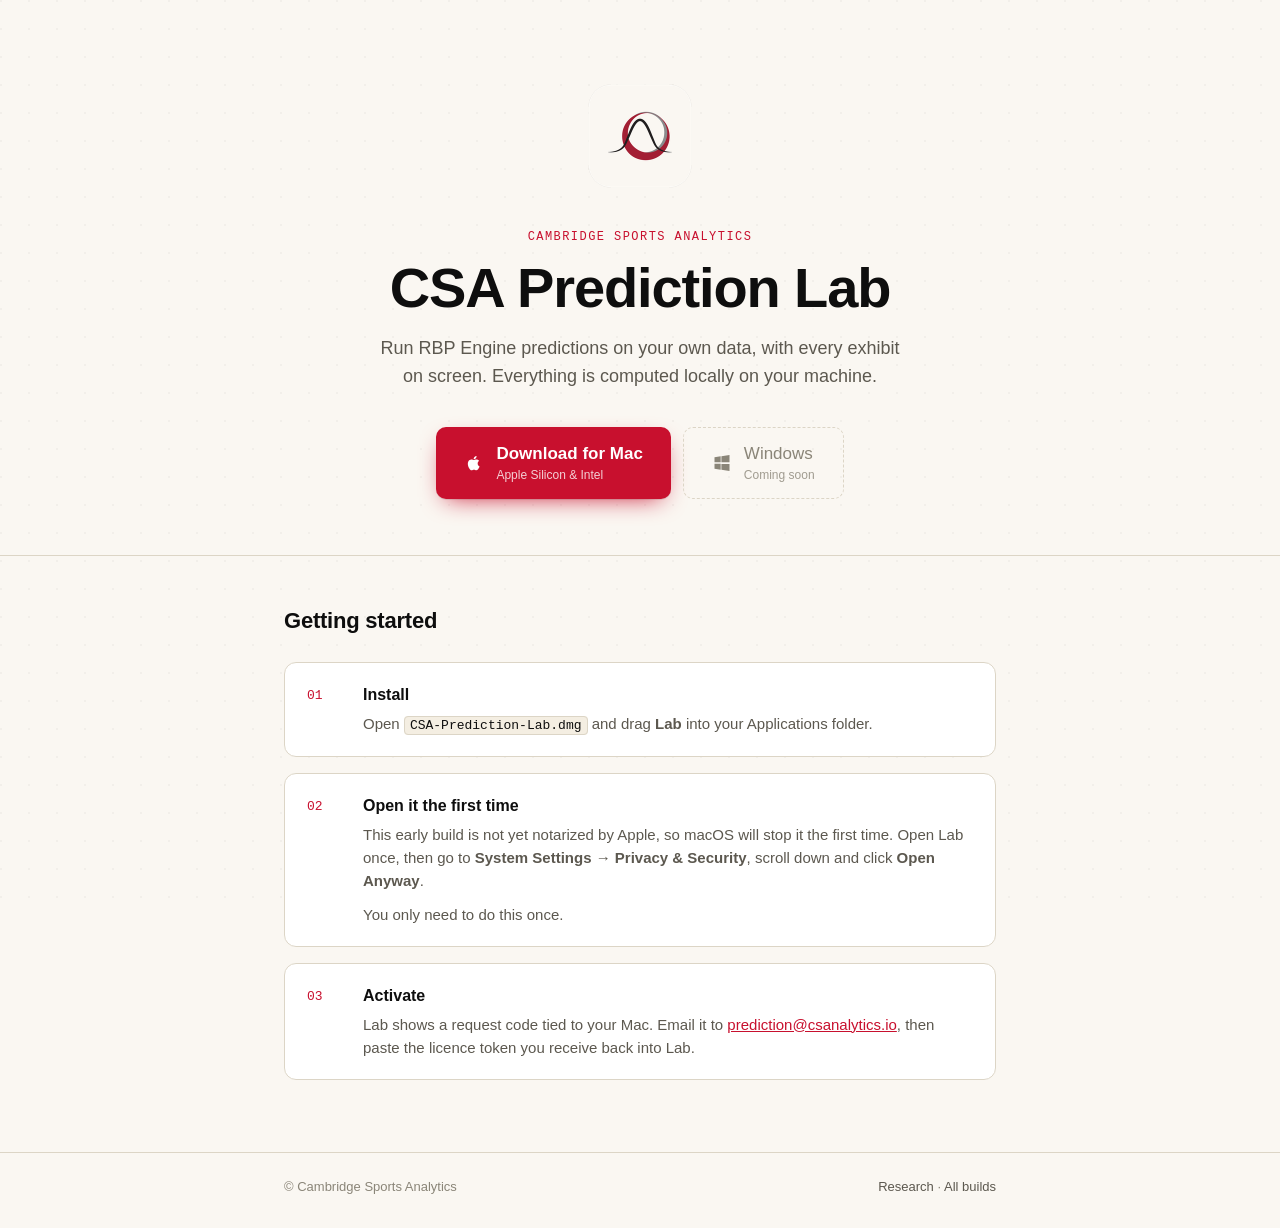
<file: site/index.html>
<!doctype html>
<html lang="en">
<head>
  <meta charset="utf-8">
  <meta name="viewport" content="width=device-width, initial-scale=1">
  <title>Download Lab</title>
  <!-- Each brand has its own page, so a health customer never lands on the
       sports brand. The bare address goes to Lab; send CHA customers /cha/. -->
  <meta http-equiv="refresh" content="0; url=csa/">
  <link rel="canonical" href="csa/">
</head>
<body>
  <p><a href="csa/">Lab · Cambridge Sports Analytics</a></p>
</body>
</html>
</file>
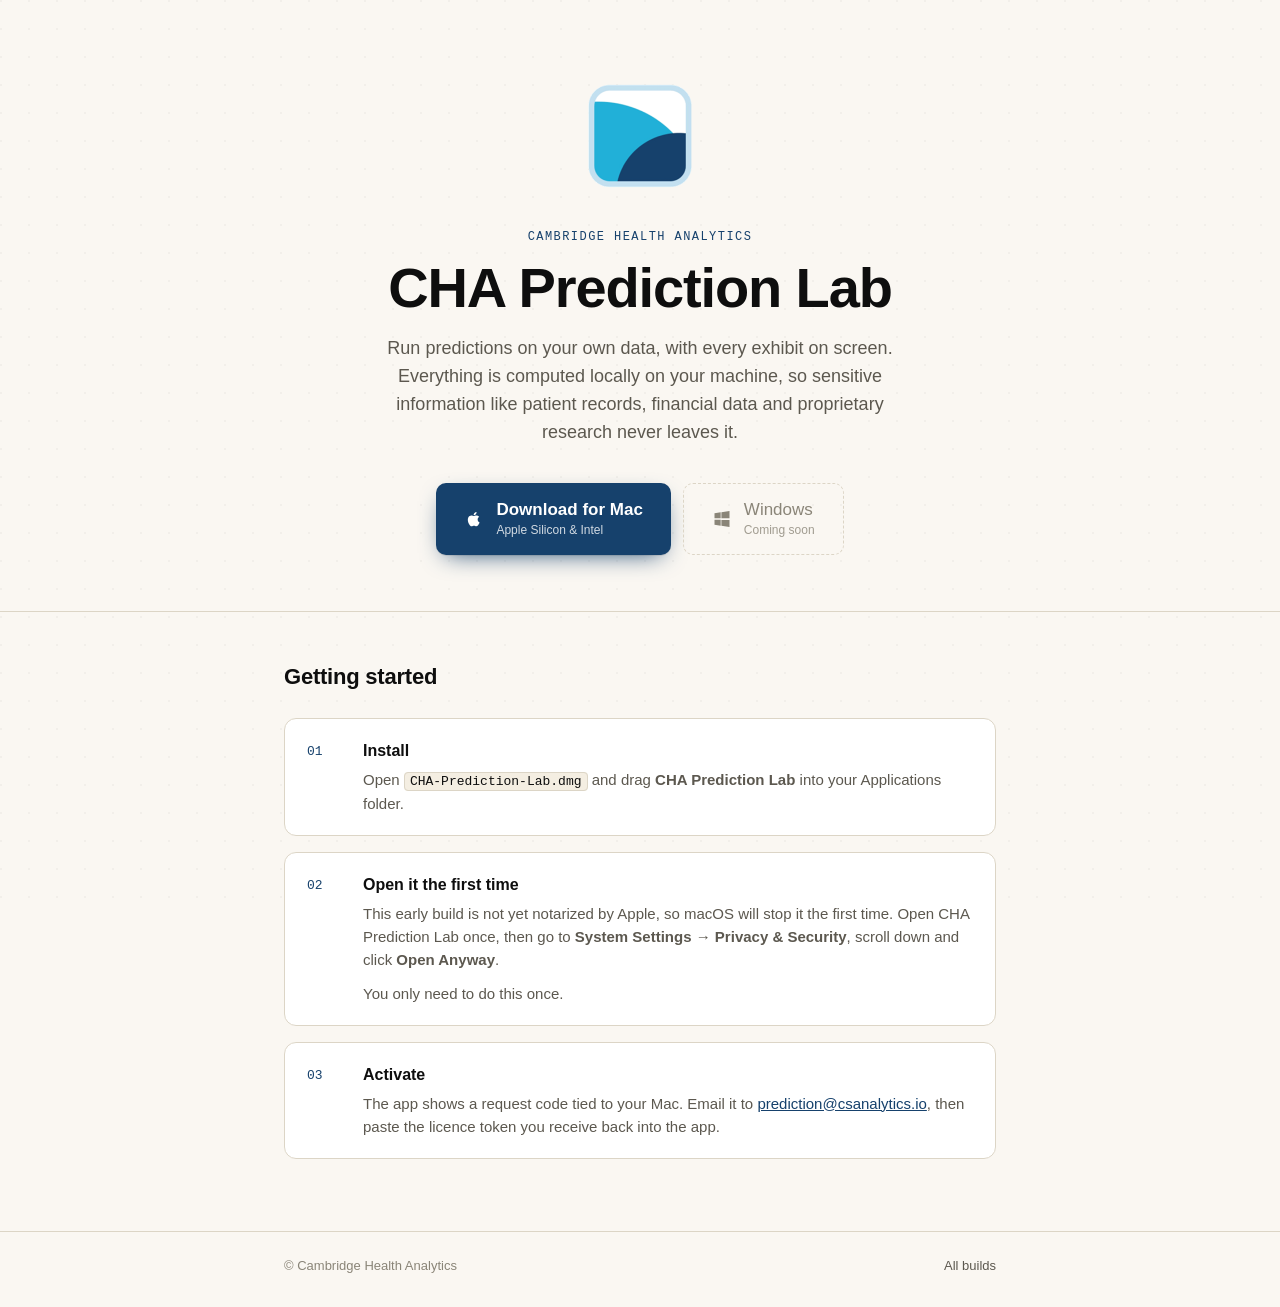
<file: site/cha/index.html>
<!doctype html>
<html lang="en">
<head>
  <meta charset="utf-8">
  <meta name="viewport" content="width=device-width, initial-scale=1">
  <title>Download CHA Prediction Lab · Cambridge Health Analytics</title>
  <meta name="description" content="CHA Prediction Lab is a desktop app for running predictions on your own data, computed locally on your machine so sensitive information never leaves it.">
  <link rel="icon" type="image/png" href="../assets/cha-icon.png">
  <link rel="stylesheet" href="../assets/site.css">
</head>
<body class="cha">
  <main>
    <section class="hero">
      <div class="wrap">
        <img class="icon" src="../assets/cha-icon.png" alt="" width="128" height="128">
        <p class="eyebrow">Cambridge Health Analytics</p>
        <h1>CHA Prediction Lab</h1>
        <p class="lede">Run predictions on your own data, with every exhibit on screen. Everything is computed locally on your machine, so sensitive information like patient records, financial data and proprietary research never leaves it.</p>
        <div class="downloads">
          <a class="download" href="https://github.com/CambridgeSportsAnalytics/lab-downloads/releases/latest/download/CHA-Prediction-Lab.dmg">
            <svg viewBox="0 0 24 24" aria-hidden="true"><path d="M16.37 12.7c-.02-2.2 1.8-3.26 1.88-3.31-1.03-1.5-2.62-1.7-3.18-1.72-1.35-.14-2.64.8-3.33.8-.69 0-1.74-.78-2.86-.76-1.47.02-2.83.86-3.59 2.18-1.53 2.65-.39 6.58 1.1 8.73.73 1.05 1.6 2.23 2.73 2.19 1.1-.04 1.51-.71 2.84-.71 1.32 0 1.7.71 2.86.69 1.18-.02 1.93-1.07 2.65-2.13.84-1.22 1.18-2.4 1.2-2.46-.03-.01-2.3-.88-2.3-3.5zM14.2 6.25c.6-.73 1.01-1.75.9-2.76-.87.04-1.92.58-2.54 1.31-.56.64-1.05 1.67-.92 2.66.97.08 1.96-.49 2.56-1.21z"/></svg>
            <span class="label">Download for Mac<small>Apple Silicon &amp; Intel</small></span>
          </a>
          <span class="download soon" aria-disabled="true">
            <svg viewBox="0 0 24 24" aria-hidden="true"><path d="M3 5.1 10.4 4v7.1H3V5.1zm0 13.8 7.4 1.1v-7H3v5.9zm8.3 1.2L21 21.5v-8.4h-9.7v7zm0-16.2v7.2H21V2.5l-9.7 1.4z"/></svg>
            <span class="label">Windows<small>Coming soon</small></span>
          </span>
        </div>
        <p class="meta" data-release="CHA-Prediction-Lab.dmg"></p>
      </div>
    </section>

    <section class="steps">
      <div class="wrap">
        <h2>Getting started</h2>
        <ol>
          <li>
            <h3>Install</h3>
            <p>Open <code>CHA-Prediction-Lab.dmg</code> and drag <strong>CHA Prediction Lab</strong> into your Applications folder.</p>
          </li>
          <!-- UNSIGNED: delete this step once builds are signed and notarized
               with an Apple Developer ID; macOS will then open the app directly. -->
          <li>
            <h3>Open it the first time</h3>
            <p>This early build is not yet notarized by Apple, so macOS will stop it the first time. Open CHA Prediction Lab once, then go to <strong>System Settings → Privacy &amp; Security</strong>, scroll down and click <strong>Open Anyway</strong>.</p>
            <p>You only need to do this once.</p>
          </li>
          <li>
            <h3>Activate</h3>
            <p>The app shows a request code tied to your Mac. Email it to <a href="mailto:prediction@csanalytics.io">prediction@csanalytics.io</a>, then paste the licence token you receive back into the app.</p>
          </li>
        </ol>
      </div>
    </section>
  </main>

  <footer>
    <div class="wrap">
      <span>© Cambridge Health Analytics</span>
      <span><a href="https://github.com/CambridgeSportsAnalytics/lab-downloads/releases">All builds</a></span>
    </div>
  </footer>

  <script src="../assets/release.js"></script>
</body>
</html>
</file>
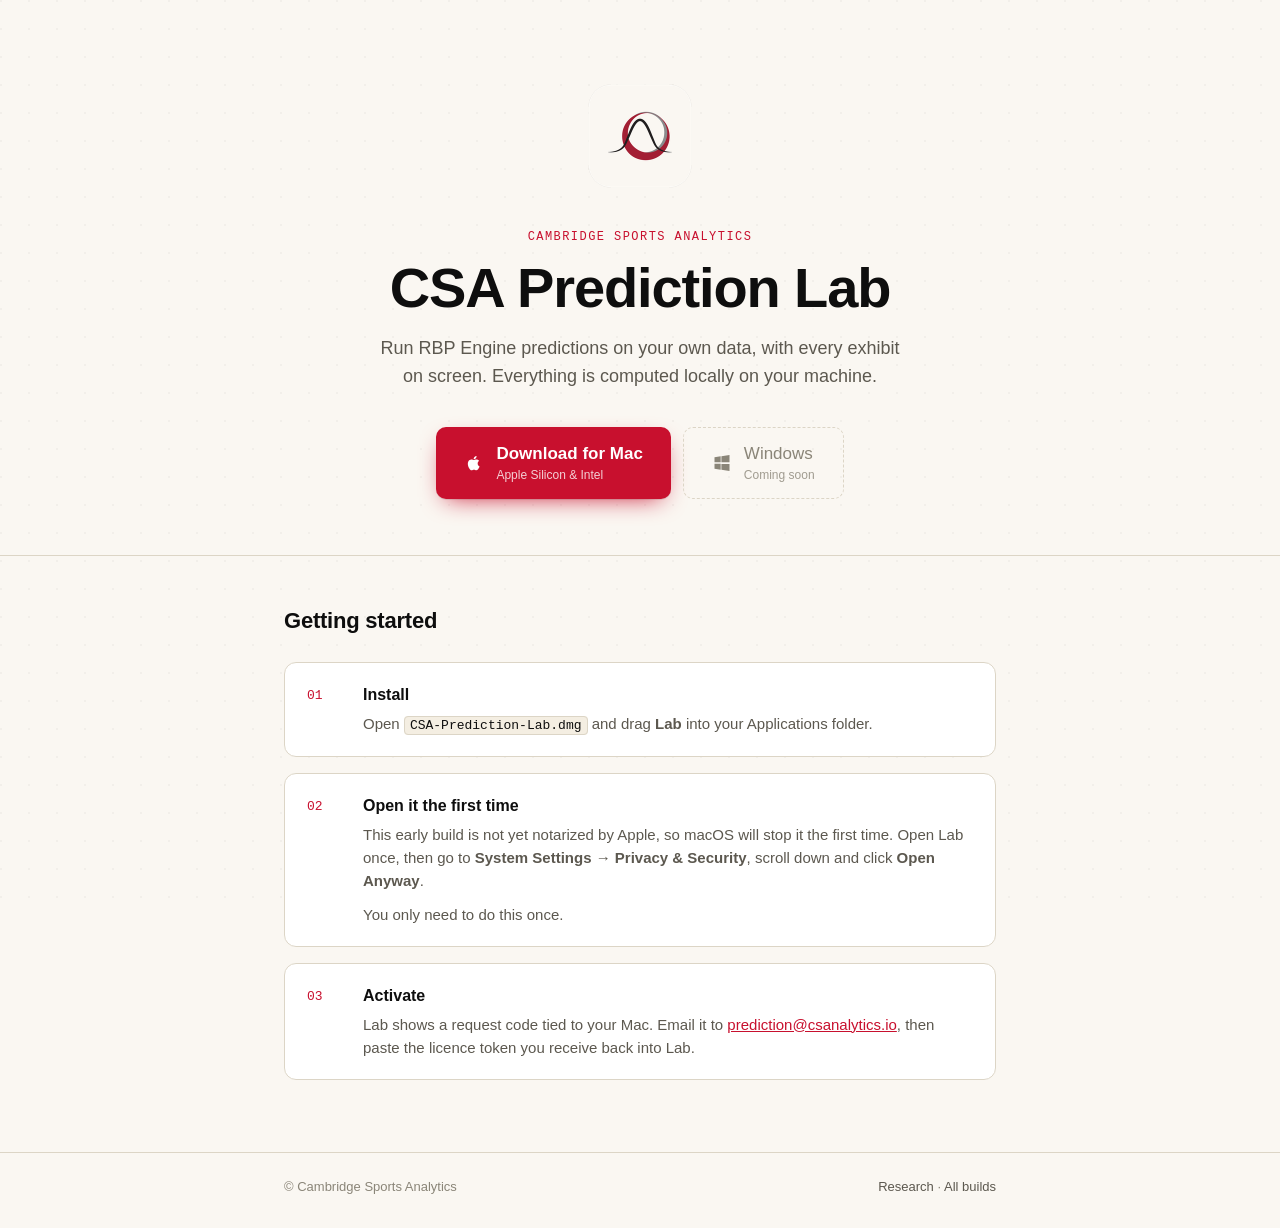
<file: site/csa/index.html>
<!doctype html>
<html lang="en">
<head>
  <meta charset="utf-8">
  <meta name="viewport" content="width=device-width, initial-scale=1">
  <title>Download CSA Prediction Lab · Cambridge Sports Analytics</title>
  <meta name="description" content="CSA Prediction Lab is a desktop app for running RBP Engine predictions on your own data, computed locally on your machine.">
  <link rel="icon" type="image/png" href="../assets/csa-icon.png">
  <link rel="stylesheet" href="../assets/site.css">
</head>
<body class="csa">
  <main>
    <section class="hero">
      <div class="wrap">
        <img class="icon" src="../assets/csa-icon.png" alt="" width="128" height="128">
        <p class="eyebrow">Cambridge Sports Analytics</p>
        <h1>CSA Prediction Lab</h1>
        <p class="lede">Run RBP Engine predictions on your own data, with every exhibit on screen. Everything is computed locally on your machine.</p>
        <div class="downloads">
          <a class="download" href="https://github.com/CambridgeSportsAnalytics/lab-downloads/releases/latest/download/CSA-Prediction-Lab.dmg">
            <svg viewBox="0 0 24 24" aria-hidden="true"><path d="M16.37 12.7c-.02-2.2 1.8-3.26 1.88-3.31-1.03-1.5-2.62-1.7-3.18-1.72-1.35-.14-2.64.8-3.33.8-.69 0-1.74-.78-2.86-.76-1.47.02-2.83.86-3.59 2.18-1.53 2.65-.39 6.58 1.1 8.73.73 1.05 1.6 2.23 2.73 2.19 1.1-.04 1.51-.71 2.84-.71 1.32 0 1.7.71 2.86.69 1.18-.02 1.93-1.07 2.65-2.13.84-1.22 1.18-2.4 1.2-2.46-.03-.01-2.3-.88-2.3-3.5zM14.2 6.25c.6-.73 1.01-1.75.9-2.76-.87.04-1.92.58-2.54 1.31-.56.64-1.05 1.67-.92 2.66.97.08 1.96-.49 2.56-1.21z"/></svg>
            <span class="label">Download for Mac<small>Apple Silicon &amp; Intel</small></span>
          </a>
          <span class="download soon" aria-disabled="true">
            <svg viewBox="0 0 24 24" aria-hidden="true"><path d="M3 5.1 10.4 4v7.1H3V5.1zm0 13.8 7.4 1.1v-7H3v5.9zm8.3 1.2L21 21.5v-8.4h-9.7v7zm0-16.2v7.2H21V2.5l-9.7 1.4z"/></svg>
            <span class="label">Windows<small>Coming soon</small></span>
          </span>
        </div>
        <p class="meta" data-release="CSA-Prediction-Lab.dmg"></p>
      </div>
    </section>

    <section class="steps">
      <div class="wrap">
        <h2>Getting started</h2>
        <ol>
          <li>
            <h3>Install</h3>
            <p>Open <code>CSA-Prediction-Lab.dmg</code> and drag <strong>Lab</strong> into your Applications folder.</p>
          </li>
          <!-- UNSIGNED: delete this step once builds are signed and notarized
               with an Apple Developer ID; macOS will then open Lab directly. -->
          <li>
            <h3>Open it the first time</h3>
            <p>This early build is not yet notarized by Apple, so macOS will stop it the first time. Open Lab once, then go to <strong>System Settings → Privacy &amp; Security</strong>, scroll down and click <strong>Open Anyway</strong>.</p>
            <p>You only need to do this once.</p>
          </li>
          <li>
            <h3>Activate</h3>
            <p>Lab shows a request code tied to your Mac. Email it to <a href="mailto:prediction@csanalytics.io">prediction@csanalytics.io</a>, then paste the licence token you receive back into Lab.</p>
          </li>
        </ol>
      </div>
    </section>
  </main>

  <footer>
    <div class="wrap">
      <span>© Cambridge Sports Analytics</span>
      <span><a href="https://www.csanalytics.io/blog">Research</a> · <a href="https://github.com/CambridgeSportsAnalytics/lab-downloads/releases">All builds</a></span>
    </div>
  </footer>

  <script src="../assets/release.js"></script>
</body>
</html>
</file>
<file: site/assets/site.css>
/*
  The download pages. Palette and type match Lab itself (ui/styles/foundation.css
  in prediction-lab), so the page and the app read as one product. The accent is
  the only thing that changes between brands: body.csa or body.cha sets it.
*/
:root {
  --bg: #FAF7F2;
  --bg-warm: #F4EEE2;
  --ink: #0E0E0E;
  --ink-muted: #5C584F;
  --ink-faint: #8A8578;
  --border: #DCD5C6;
  --accent: #C8102E;
  --accent-deep: #8E0A1F;
  --accent-soft: #FBE7EA;
  --sans: 'Helvetica Neue', Helvetica, Arial, sans-serif;
  --mono: 'JetBrains Mono', ui-monospace, SFMono-Regular, 'SF Mono', Menlo, monospace;
}
body.cha {
  --accent: #16416C;
  --accent-deep: #0C2A47;
  --accent-soft: #E3F1F8;
}

*, *::before, *::after { margin: 0; padding: 0; box-sizing: border-box; }
html { -webkit-text-size-adjust: 100%; }
body {
  min-height: 100vh;
  display: flex;
  flex-direction: column;
  font-family: var(--sans);
  background: var(--bg);
  color: var(--ink);
  line-height: 1.55;
  -webkit-font-smoothing: antialiased;
}
/* Paper grain, as in Lab. */
body::before {
  content: '';
  position: fixed;
  inset: 0;
  pointer-events: none;
  opacity: 0.5;
  background-image: radial-gradient(circle at 1px 1px, rgba(14,14,14,0.06) 1px, transparent 0);
  background-size: 28px 28px;
}
a { color: var(--accent); }
.wrap { width: 100%; max-width: 760px; margin: 0 auto; padding: 0 24px; position: relative; }


main { flex: 1; }
.hero { padding: 72px 0 56px; text-align: center; }
.hero .icon { width: 128px; height: 128px; display: block; margin: 0 auto 28px; }
.eyebrow {
  font-family: var(--mono);
  font-size: 12px;
  letter-spacing: 0.12em;
  text-transform: uppercase;
  color: var(--accent);
  margin-bottom: 12px;
}
h1 { font-size: clamp(36px, 7vw, 56px); line-height: 1.05; letter-spacing: -0.02em; font-weight: 700; }
.lede { font-size: 18px; color: var(--ink-muted); max-width: 520px; margin: 18px auto 36px; }

.download {
  display: inline-flex;
  align-items: center;
  gap: 12px;
  background: var(--accent);
  color: #fff;
  text-decoration: none;
  font-size: 17px;
  font-weight: 600;
  padding: 16px 28px;
  border-radius: 10px;
  box-shadow: 0 1px 0 rgba(0,0,0,0.08), 0 8px 24px -10px var(--accent);
  transition: background 0.15s ease, transform 0.15s ease;
}
.download:hover { background: var(--accent-deep); transform: translateY(-1px); }
.download:focus-visible { outline: 3px solid var(--accent-soft); outline-offset: 3px; }
.download svg { width: 20px; height: 20px; fill: currentColor; }

.meta {
  margin-top: 18px;
  font-family: var(--mono);
  font-size: 12px;
  color: var(--ink-faint);
}
.meta span + span::before { content: '·'; margin: 0 8px; }

.steps { padding: 48px 0 72px; border-top: 1px solid var(--border); }
.steps h2 { font-size: 22px; margin-bottom: 24px; letter-spacing: -0.01em; }
.steps ol { list-style: none; counter-reset: step; display: grid; gap: 16px; }
.steps li {
  counter-increment: step;
  display: grid;
  grid-template-columns: 40px 1fr;
  gap: 4px 16px;
  background: #fff;
  border: 1px solid var(--border);
  border-radius: 12px;
  padding: 20px 22px;
}
.steps li::before {
  content: counter(step, decimal-leading-zero);
  font-family: var(--mono);
  font-size: 13px;
  color: var(--accent);
  padding-top: 3px;
}
.steps li > * { grid-column: 2; }
.steps li > :first-child { grid-row: 1; }
.steps h3 { font-size: 16px; }
.steps p { color: var(--ink-muted); font-size: 15px; }
.steps p + p { margin-top: 6px; }
kbd, code {
  font-family: var(--mono);
  font-size: 13px;
  background: var(--bg-warm);
  border: 1px solid var(--border);
  border-radius: 4px;
  padding: 1px 5px;
  color: var(--ink);
}

footer { border-top: 1px solid var(--border); padding: 24px 0 32px; font-size: 13px; color: var(--ink-faint); }
footer .wrap { display: flex; flex-wrap: wrap; gap: 8px 20px; justify-content: space-between; }
footer a { color: var(--ink-muted); text-decoration: none; }
footer a:hover { color: var(--accent); }

@media (max-width: 520px) {
  .hero { padding: 48px 0 40px; }
  .download { width: 100%; justify-content: center; }
  .steps li { grid-template-columns: 1fr; }
  .steps li::before, .steps li > * { grid-column: 1; }
  .steps li > :first-child { grid-row: auto; }
}
@media (prefers-reduced-motion: reduce) {
  .download { transition: none; }
  .download:hover { transform: none; }
}

/* The download buttons: Mac now, Windows to come. */
.downloads { display: flex; flex-wrap: wrap; justify-content: center; gap: 12px; }
.download.soon {
  background: transparent;
  color: var(--ink-faint);
  border: 1px dashed var(--border);
  box-shadow: none;
  font-weight: 500;
  cursor: default;
}
.download.soon:hover { background: transparent; transform: none; }
@media (max-width: 520px) {
  .downloads { flex-direction: column; }
}
.download .label { display: flex; flex-direction: column; align-items: flex-start; line-height: 1.2; }
.download small { font-size: 12px; font-weight: 400; opacity: 0.8; margin-top: 3px; }
.meta:empty { display: none; }
</file>
